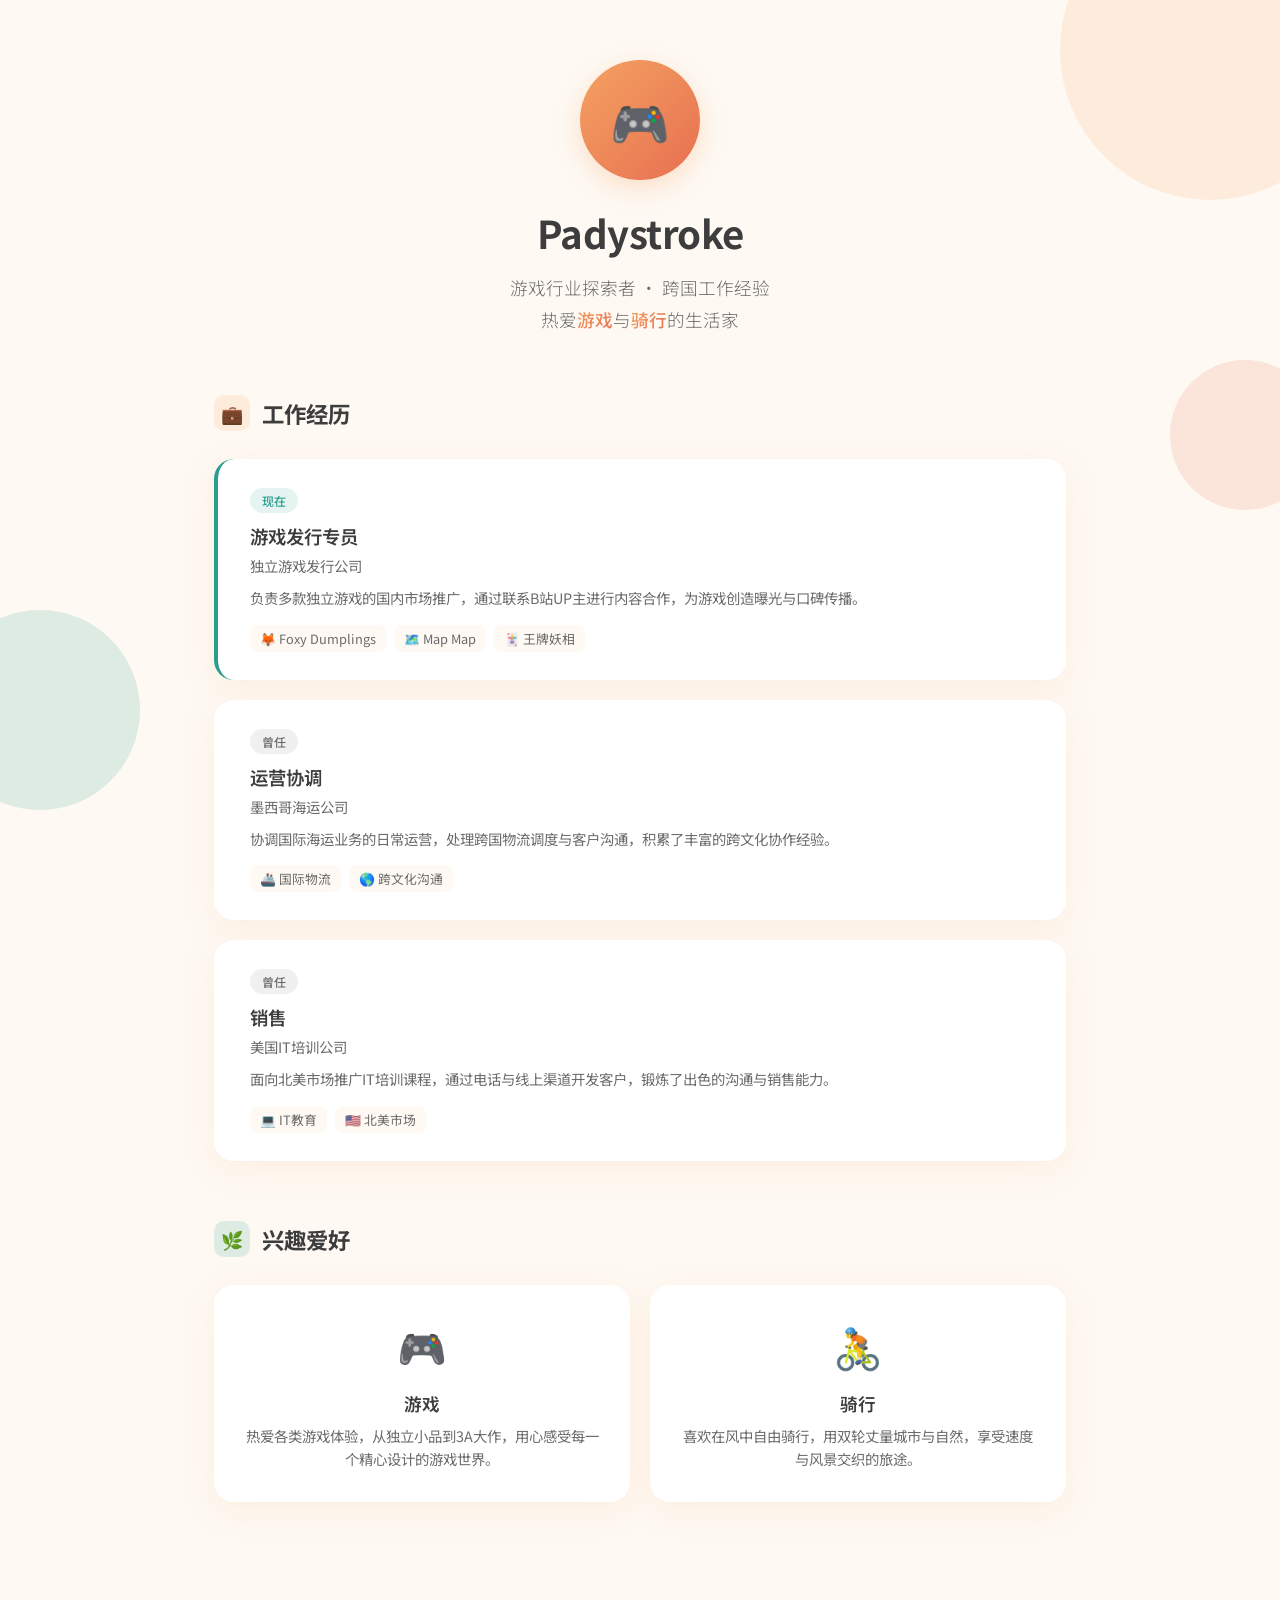
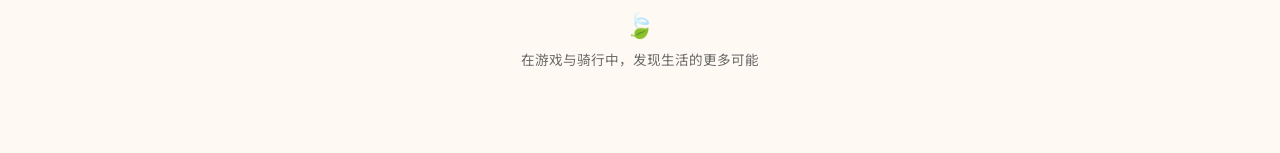
<file: index.html>
<!DOCTYPE html>
<html lang="zh-CN">
<head>
    <meta charset="UTF-8">
    <meta name="viewport" content="width=device-width, initial-scale=1.0">
    <title>Padystroke - 个人主页</title>
    <style>
        @import url('https://fonts.googleapis.com/css2?family=Noto+Sans+SC:wght@300;400;500;700&display=swap');

        * {
            margin: 0;
            padding: 0;
            box-sizing: border-box;
        }

        :root {
            --warm-bg: #fef9f3;
            --card-bg: #ffffff;
            --primary: #f4a261;
            --secondary: #e76f51;
            --accent: #2a9d8f;
            --text: #3d3d3d;
            --text-light: #6b6b6b;
            --shadow: 0 8px 32px rgba(244, 162, 97, 0.12);
            --shadow-hover: 0 12px 40px rgba(244, 162, 97, 0.2);
        }

        body {
            font-family: 'Noto Sans SC', sans-serif;
            background: var(--warm-bg);
            color: var(--text);
            min-height: 100vh;
            overflow-x: hidden;
        }

        /* Floating decorations */
        .decoration {
            position: fixed;
            border-radius: 50%;
            opacity: 0.15;
            pointer-events: none;
            z-index: 0;
        }

        .deco-1 {
            width: 300px;
            height: 300px;
            background: var(--primary);
            top: -100px;
            right: -80px;
            animation: float 8s ease-in-out infinite;
        }

        .deco-2 {
            width: 200px;
            height: 200px;
            background: var(--accent);
            bottom: 10%;
            left: -60px;
            animation: float 6s ease-in-out infinite reverse;
        }

        .deco-3 {
            width: 150px;
            height: 150px;
            background: var(--secondary);
            top: 40%;
            right: -40px;
            animation: float 7s ease-in-out infinite 1s;
        }

        @keyframes float {
            0%, 100% { transform: translateY(0px) scale(1); }
            50% { transform: translateY(-20px) scale(1.05); }
        }

        /* Main container */
        .container {
            max-width: 900px;
            margin: 0 auto;
            padding: 60px 24px;
            position: relative;
            z-index: 1;
        }

        /* Hero section */
        .hero {
            text-align: center;
            margin-bottom: 60px;
            animation: fadeInUp 0.8s ease;
        }

        .avatar {
            width: 120px;
            height: 120px;
            border-radius: 50%;
            background: linear-gradient(135deg, var(--primary), var(--secondary));
            margin: 0 auto 24px;
            display: flex;
            align-items: center;
            justify-content: center;
            font-size: 48px;
            box-shadow: 0 8px 24px rgba(244, 162, 97, 0.3);
            position: relative;
            overflow: hidden;
        }

        .avatar::after {
            content: '🎮';
            font-size: 48px;
        }

        .hero h1 {
            font-size: 2.4rem;
            font-weight: 700;
            color: var(--text);
            margin-bottom: 12px;
            letter-spacing: -0.5px;
        }

        .hero .tagline {
            font-size: 1.1rem;
            color: var(--text-light);
            font-weight: 300;
            line-height: 1.8;
        }

        .hero .tagline span {
            display: inline-block;
            background: linear-gradient(135deg, var(--primary), var(--secondary));
            -webkit-background-clip: text;
            -webkit-text-fill-color: transparent;
            background-clip: text;
            font-weight: 500;
        }

        /* Section titles */
        .section-title {
            display: flex;
            align-items: center;
            gap: 12px;
            margin-bottom: 28px;
            font-size: 1.4rem;
            font-weight: 700;
        }

        .section-title .icon {
            width: 36px;
            height: 36px;
            border-radius: 10px;
            display: flex;
            align-items: center;
            justify-content: center;
            font-size: 18px;
        }

        .section-title .icon.work {
            background: rgba(244, 162, 97, 0.15);
        }

        .section-title .icon.hobby {
            background: rgba(42, 157, 143, 0.15);
        }

        /* Timeline */
        .timeline {
            margin-bottom: 60px;
            animation: fadeInUp 0.8s ease 0.2s both;
        }

        .timeline-item {
            background: var(--card-bg);
            border-radius: 20px;
            padding: 28px 32px;
            margin-bottom: 20px;
            box-shadow: var(--shadow);
            transition: all 0.3s ease;
            position: relative;
            border-left: 4px solid transparent;
        }

        .timeline-item:hover {
            box-shadow: var(--shadow-hover);
            transform: translateY(-3px);
            border-left-color: var(--primary);
        }

        .timeline-item.current {
            border-left-color: var(--accent);
        }

        .timeline-item .badge {
            display: inline-block;
            padding: 4px 12px;
            border-radius: 20px;
            font-size: 0.75rem;
            font-weight: 500;
            margin-bottom: 10px;
        }

        .badge.now {
            background: rgba(42, 157, 143, 0.12);
            color: var(--accent);
        }

        .badge.past {
            background: rgba(107, 107, 107, 0.1);
            color: var(--text-light);
        }

        .timeline-item h3 {
            font-size: 1.15rem;
            font-weight: 600;
            margin-bottom: 6px;
        }

        .timeline-item .company {
            color: var(--text-light);
            font-size: 0.9rem;
            margin-bottom: 10px;
        }

        .timeline-item .desc {
            color: var(--text-light);
            font-size: 0.9rem;
            line-height: 1.7;
        }

        .timeline-item .tags {
            display: flex;
            flex-wrap: wrap;
            gap: 8px;
            margin-top: 14px;
        }

        .timeline-item .tag {
            padding: 4px 10px;
            background: var(--warm-bg);
            border-radius: 8px;
            font-size: 0.8rem;
            color: var(--text-light);
        }

        /* Hobbies */
        .hobbies {
            animation: fadeInUp 0.8s ease 0.4s both;
        }

        .hobby-grid {
            display: grid;
            grid-template-columns: repeat(auto-fit, minmax(250px, 1fr));
            gap: 20px;
        }

        .hobby-card {
            background: var(--card-bg);
            border-radius: 20px;
            padding: 32px 28px;
            box-shadow: var(--shadow);
            text-align: center;
            transition: all 0.3s ease;
        }

        .hobby-card:hover {
            box-shadow: var(--shadow-hover);
            transform: translateY(-3px);
        }

        .hobby-card .emoji {
            font-size: 40px;
            margin-bottom: 16px;
            display: block;
        }

        .hobby-card h3 {
            font-size: 1.1rem;
            font-weight: 600;
            margin-bottom: 8px;
        }

        .hobby-card p {
            color: var(--text-light);
            font-size: 0.9rem;
            line-height: 1.6;
        }

        /* Footer */
        .footer {
            text-align: center;
            margin-top: 80px;
            padding: 24px;
            color: var(--text-light);
            font-size: 0.85rem;
            animation: fadeInUp 0.8s ease 0.6s both;
        }

        .footer .wave {
            font-size: 24px;
            display: block;
            margin-bottom: 8px;
            animation: wave 2s ease-in-out infinite;
        }

        @keyframes wave {
            0%, 100% { transform: rotate(0deg); }
            25% { transform: rotate(15deg); }
            75% { transform: rotate(-10deg); }
        }

        @keyframes fadeInUp {
            from {
                opacity: 0;
                transform: translateY(30px);
            }
            to {
                opacity: 1;
                transform: translateY(0);
            }
        }

        /* Responsive */
        @media (max-width: 600px) {
            .container {
                padding: 40px 16px;
            }

            .hero h1 {
                font-size: 1.8rem;
            }

            .timeline-item {
                padding: 20px 22px;
            }

            .hobby-grid {
                grid-template-columns: 1fr;
            }
        }
    </style>
</head>
<body>
    <div class="decoration deco-1"></div>
    <div class="decoration deco-2"></div>
    <div class="decoration deco-3"></div>

    <div class="container">
        <!-- Hero -->
        <section class="hero">
            <div class="avatar"></div>
            <h1>Padystroke</h1>
            <p class="tagline">
                游戏行业探索者 · 跨国工作经验<br>
                热爱<span>游戏</span>与<span>骑行</span>的生活家
            </p>
        </section>

        <!-- Work Experience -->
        <section class="timeline">
            <div class="section-title">
                <div class="icon work">💼</div>
                <span>工作经历</span>
            </div>

            <div class="timeline-item current">
                <span class="badge now">现在</span>
                <h3>游戏发行专员</h3>
                <div class="company">独立游戏发行公司</div>
                <div class="desc">
                    负责多款独立游戏的国内市场推广，通过联系B站UP主进行内容合作，为游戏创造曝光与口碑传播。
                </div>
                <div class="tags">
                    <span class="tag">🦊 Foxy Dumplings</span>
                    <span class="tag">🗺️ Map Map</span>
                    <span class="tag">🃏 王牌妖相</span>
                </div>
            </div>

            <div class="timeline-item">
                <span class="badge past">曾任</span>
                <h3>运营协调</h3>
                <div class="company">墨西哥海运公司</div>
                <div class="desc">
                    协调国际海运业务的日常运营，处理跨国物流调度与客户沟通，积累了丰富的跨文化协作经验。
                </div>
                <div class="tags">
                    <span class="tag">🚢 国际物流</span>
                    <span class="tag">🌎 跨文化沟通</span>
                </div>
            </div>

            <div class="timeline-item">
                <span class="badge past">曾任</span>
                <h3>销售</h3>
                <div class="company">美国IT培训公司</div>
                <div class="desc">
                    面向北美市场推广IT培训课程，通过电话与线上渠道开发客户，锻炼了出色的沟通与销售能力。
                </div>
                <div class="tags">
                    <span class="tag">💻 IT教育</span>
                    <span class="tag">🇺🇸 北美市场</span>
                </div>
            </div>
        </section>

        <!-- Hobbies -->
        <section class="hobbies">
            <div class="section-title">
                <div class="icon hobby">🌿</div>
                <span>兴趣爱好</span>
            </div>

            <div class="hobby-grid">
                <div class="hobby-card">
                    <span class="emoji">🎮</span>
                    <h3>游戏</h3>
                    <p>热爱各类游戏体验，从独立小品到3A大作，用心感受每一个精心设计的游戏世界。</p>
                </div>

                <div class="hobby-card">
                    <span class="emoji">🚴</span>
                    <h3>骑行</h3>
                    <p>喜欢在风中自由骑行，用双轮丈量城市与自然，享受速度与风景交织的旅途。</p>
                </div>
            </div>
        </section>

        <!-- Footer -->
        <footer class="footer">
            <span class="wave">🍃</span>
            <p>在游戏与骑行中，发现生活的更多可能</p>
        </footer>
    </div>
</body>
</html>
</file>
